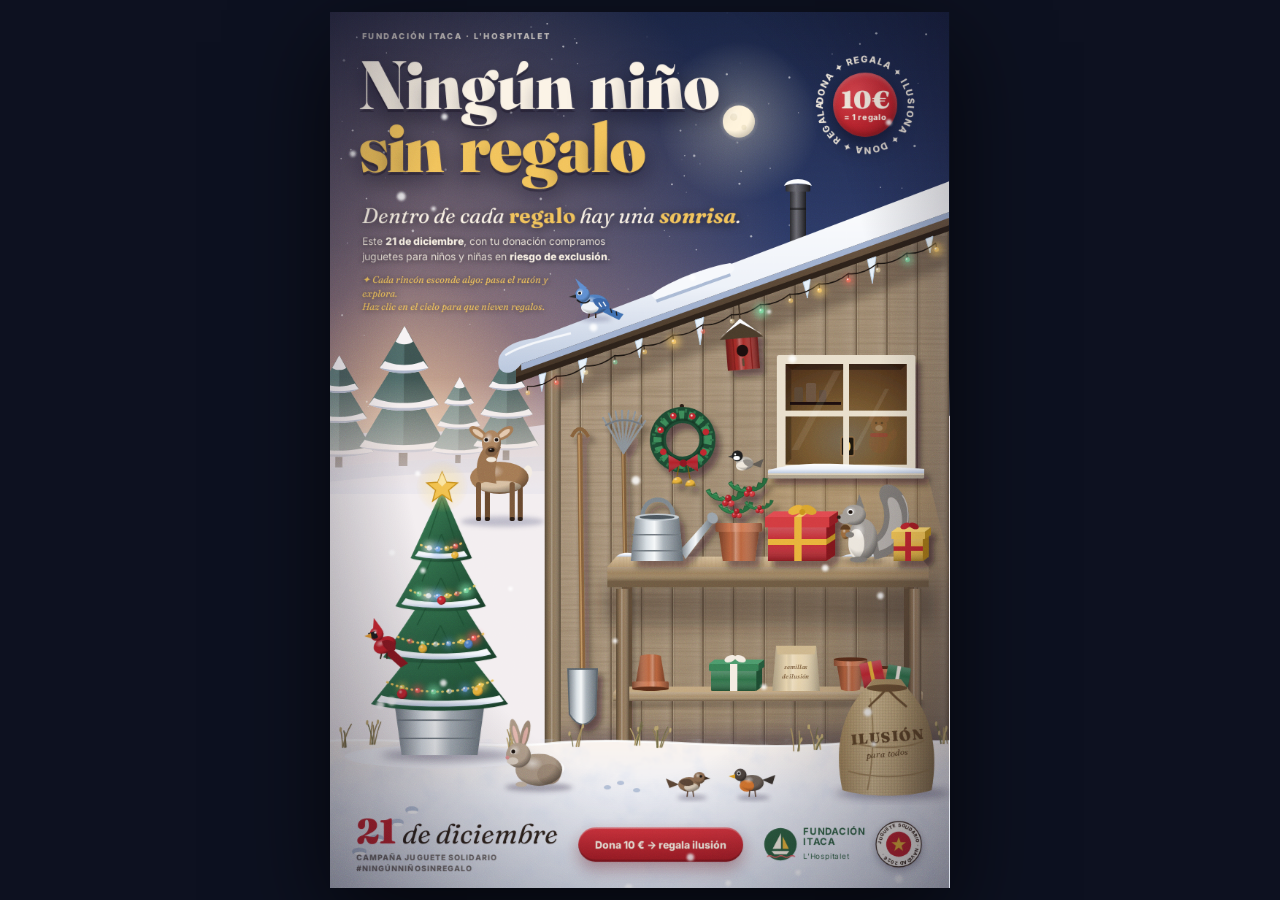
<file: version-svg/index.html>
<!DOCTYPE html>
<html lang="es">
<head>
  <meta charset="UTF-8">
  <meta name="viewport" content="width=device-width, initial-scale=1.0">
  <title>Ningún niño sin regalo · Fundación ITACA</title>
  <link rel="preconnect" href="https://fonts.googleapis.com">
  <link rel="preconnect" href="https://fonts.gstatic.com" crossorigin>
  <link href="https://fonts.googleapis.com/css2?family=Fraunces:ital,opsz,wght@0,9..144,400;0,9..144,700;0,9..144,900;1,9..144,400;1,9..144,600;1,9..144,800&family=Inter:wght@400;600;800&display=swap" rel="stylesheet">
  <link rel="stylesheet" href="style.css">
</head>
<body>

  <!-- =========================================================
       DEFINICIONES SVG COMPARTIDAS
       (degradados de volumen, texturas, sombras y símbolos)
       ========================================================= -->
  <svg class="defs" width="0" height="0" aria-hidden="true">
    <defs>
      <!-- Cielo de atardecer -->
      <linearGradient id="gSky" x1="0" y1="0" x2="0" y2="1">
        <stop offset="0" stop-color="#141d38"/>
        <stop offset=".3" stop-color="#2d3b68"/>
        <stop offset=".52" stop-color="#6f6c98"/>
        <stop offset=".68" stop-color="#c99598"/>
        <stop offset=".8" stop-color="#f1bf9a"/>
        <stop offset="1" stop-color="#f6dcc0"/>
      </linearGradient>
      <radialGradient id="gSunset" cx="0.2" cy="0.52" r="0.55">
        <stop offset="0" stop-color="#ffd9a0" stop-opacity=".9"/>
        <stop offset=".35" stop-color="#ffb07a" stop-opacity=".35"/>
        <stop offset="1" stop-color="#ffb07a" stop-opacity="0"/>
      </radialGradient>
      <linearGradient id="gFog" x1="0" y1="0" x2="0" y2="1">
        <stop offset="0" stop-color="#f3e2d6" stop-opacity="0"/>
        <stop offset=".6" stop-color="#eedfd8" stop-opacity=".55"/>
        <stop offset="1" stop-color="#e9e6ee" stop-opacity=".8"/>
      </linearGradient>

      <!-- Nieve -->
      <linearGradient id="gSnowGround" x1="0" y1="0" x2="0" y2="1">
        <stop offset="0" stop-color="#fbf4ee"/>
        <stop offset=".25" stop-color="#eef0f7"/>
        <stop offset="1" stop-color="#d2dbea"/>
      </linearGradient>
      <linearGradient id="gSnowTop" x1="0" y1="0" x2="0" y2="1">
        <stop offset="0" stop-color="#ffffff"/>
        <stop offset=".55" stop-color="#eef2f9"/>
        <stop offset="1" stop-color="#b9c7de"/>
      </linearGradient>
      <linearGradient id="gHillFar" x1="0" y1="0" x2="0" y2="1">
        <stop offset="0" stop-color="#d9d2df"/>
        <stop offset="1" stop-color="#eee6ea"/>
      </linearGradient>

      <!-- Madera -->
      <linearGradient id="gWall" x1="0" y1="0" x2="1" y2="1">
        <stop offset="0" stop-color="#b59f84"/>
        <stop offset=".6" stop-color="#9f8a70"/>
        <stop offset="1" stop-color="#7f6d58"/>
      </linearGradient>
      <linearGradient id="gPlankShade" x1="0" y1="0" x2="1" y2="0">
        <stop offset="0" stop-color="#000" stop-opacity=".16"/>
        <stop offset=".15" stop-color="#000" stop-opacity="0"/>
        <stop offset=".85" stop-color="#fff" stop-opacity=".06"/>
        <stop offset="1" stop-color="#000" stop-opacity=".12"/>
      </linearGradient>
      <pattern id="pPlanks" width="42" height="40" patternUnits="userSpaceOnUse" x="300">
        <rect width="42" height="40" fill="url(#gPlankShade)"/>
        <rect width="2" height="40" fill="#6e5c48"/>
        <rect x="2" width="1" height="40" fill="#d6c4a6" opacity=".35"/>
      </pattern>
      <linearGradient id="gBenchTop" x1="0" y1="0" x2="0" y2="1">
        <stop offset="0" stop-color="#d9c29e"/>
        <stop offset="1" stop-color="#b79b74"/>
      </linearGradient>
      <linearGradient id="gRoof" x1="0" y1="0" x2="0" y2="1">
        <stop offset="0" stop-color="#6d5843"/>
        <stop offset="1" stop-color="#3f3124"/>
      </linearGradient>

      <!-- Superposiciones de volumen reutilizables -->
      <linearGradient id="gCyl" x1="0" y1="0" x2="1" y2="0">
        <stop offset="0" stop-color="#000" stop-opacity=".38"/>
        <stop offset=".3" stop-color="#000" stop-opacity="0"/>
        <stop offset=".42" stop-color="#fff" stop-opacity=".28"/>
        <stop offset=".55" stop-color="#fff" stop-opacity="0"/>
        <stop offset="1" stop-color="#000" stop-opacity=".42"/>
      </linearGradient>
      <radialGradient id="gSphere" cx=".36" cy=".3" r=".75">
        <stop offset="0" stop-color="#fff" stop-opacity=".55"/>
        <stop offset=".3" stop-color="#fff" stop-opacity="0"/>
        <stop offset=".65" stop-color="#000" stop-opacity="0"/>
        <stop offset="1" stop-color="#000" stop-opacity=".42"/>
      </radialGradient>
      <linearGradient id="gTopLit" x1="0" y1="0" x2="0" y2="1">
        <stop offset="0" stop-color="#fff" stop-opacity=".22"/>
        <stop offset=".45" stop-color="#fff" stop-opacity="0"/>
        <stop offset="1" stop-color="#000" stop-opacity=".3"/>
      </linearGradient>
      <linearGradient id="gMetal" x1="0" y1="0" x2="1" y2="0">
        <stop offset="0" stop-color="#6f7880"/>
        <stop offset=".3" stop-color="#d9e0e5"/>
        <stop offset=".45" stop-color="#f6f8f9"/>
        <stop offset=".62" stop-color="#a9b2b9"/>
        <stop offset="1" stop-color="#5f6870"/>
      </linearGradient>
      <linearGradient id="gPipe" x1="0" y1="0" x2="1" y2="0">
        <stop offset="0" stop-color="#2a2a2e"/>
        <stop offset=".4" stop-color="#6a6a72"/>
        <stop offset="1" stop-color="#1c1c20"/>
      </linearGradient>
      <linearGradient id="gTree" x1="0" y1="0" x2="1" y2="1">
        <stop offset="0" stop-color="#3f8a5c"/>
        <stop offset=".55" stop-color="#2a6142"/>
        <stop offset="1" stop-color="#173b27"/>
      </linearGradient>
      <linearGradient id="gBurlap" x1="0" y1="0" x2="1" y2="0">
        <stop offset="0" stop-color="#9c8158"/>
        <stop offset=".35" stop-color="#d8c095"/>
        <stop offset=".6" stop-color="#c7ad80"/>
        <stop offset="1" stop-color="#86704c"/>
      </linearGradient>
      <pattern id="pBurlap" width="4" height="4" patternUnits="userSpaceOnUse">
        <path d="M0,1 H4 M1,0 V4" stroke="#6b5534" stroke-width=".6" opacity=".35"/>
      </pattern>

      <!-- Luces -->
      <radialGradient id="gWarm" cx=".5" cy=".75" r=".85">
        <stop offset="0" stop-color="#fff0c0"/>
        <stop offset=".4" stop-color="#ffbe5c"/>
        <stop offset="1" stop-color="#8a4a1c"/>
      </radialGradient>
      <linearGradient id="gSpill" x1="0" y1="0" x2="0" y2="1">
        <stop offset="0" stop-color="#ffc56b" stop-opacity=".55"/>
        <stop offset="1" stop-color="#ffc56b" stop-opacity="0"/>
      </linearGradient>
      <radialGradient id="gHalo">
        <stop offset="0" stop-color="#fff3b8" stop-opacity="1"/>
        <stop offset="1" stop-color="#ffd45a" stop-opacity="0"/>
      </radialGradient>
      <radialGradient id="gMoonGlow">
        <stop offset="0" stop-color="#fff6e0" stop-opacity=".9"/>
        <stop offset=".25" stop-color="#fff2d4" stop-opacity=".25"/>
        <stop offset="1" stop-color="#fff2d4" stop-opacity="0"/>
      </radialGradient>

      <!-- Filtros -->
      <filter id="fBlur3" x="-50%" y="-50%" width="200%" height="200%"><feGaussianBlur stdDeviation="3"/></filter>
      <filter id="fBlur6" x="-50%" y="-50%" width="200%" height="200%"><feGaussianBlur stdDeviation="6"/></filter>
      <filter id="fBlur12" x="-50%" y="-50%" width="200%" height="200%"><feGaussianBlur stdDeviation="12"/></filter>
      <!-- sombra proyectada sobre la pared: JS mueve dx/dy según la luz del cursor -->
      <filter id="fWall" x="-60%" y="-60%" width="220%" height="220%">
        <feDropShadow id="wallShadowFx" dx="7" dy="9" stdDeviation="4" flood-color="#160f1c" flood-opacity=".45"/>
      </filter>
      <!-- veta de la madera -->
      <filter id="fGrain" x="0" y="0" width="100%" height="100%">
        <feTurbulence type="fractalNoise" baseFrequency="0.006 0.28" numOctaves="3" seed="7"/>
        <feColorMatrix values="0 0 0 0 .22  0 0 0 0 .15  0 0 0 0 .09  1.6 0 0 0 -.62"/>
      </filter>
      <filter id="fGrainH" x="0" y="0" width="100%" height="100%">
        <feTurbulence type="fractalNoise" baseFrequency="0.25 0.008" numOctaves="3" seed="3"/>
        <feColorMatrix values="0 0 0 0 .3  0 0 0 0 .2  0 0 0 0 .1  1.6 0 0 0 -.6"/>
      </filter>
      <!-- textura de nieve -->
      <filter id="fSnowTex" x="0" y="0" width="100%" height="100%">
        <feTurbulence type="fractalNoise" baseFrequency=".035" numOctaves="4" seed="11"/>
        <feColorMatrix values="0 0 0 0 .62  0 0 0 0 .7  0 0 0 0 .86  1.4 0 0 0 -.7"/>
      </filter>

      <clipPath id="cWall"><polygon points="300,480 848,290 848,1060 300,1060"/></clipPath>
      <clipPath id="cBench"><rect x="380" y="744" width="440" height="46"/></clipPath>

      <!-- Pino nevado con volumen -->
      <symbol id="pine" viewBox="0 0 100 160">
        <rect x="45" y="132" width="10" height="28" fill="#4a3a2c"/>
        <path d="M50,0 L78,48 L64,48 L90,90 L72,90 L100,138 L0,138 L28,90 L10,90 L36,48 L22,48Z" fill="currentColor"/>
        <path d="M50,0 L78,48 L64,48 L90,90 L72,90 L100,138 L50,138Z" fill="#000" opacity=".22"/>
        <path d="M50,0 L60,18 C55,22 45,22 40,18Z M22,48 C38,56 62,56 78,48 L72,40 C60,46 40,46 28,40Z M10,90 C34,99 66,99 90,90 L84,82 C64,90 36,90 16,82Z M0,138 C30,147 70,147 100,138 L94,130 C70,138 30,138 6,130Z" fill="#f6f2f4"/>
        <path d="M22,48 C38,56 62,56 78,48 C62,52 38,52 22,48Z M10,90 C34,99 66,99 90,90 C66,95 34,95 10,90Z M0,138 C30,147 70,147 100,138 C70,143 30,143 0,138Z" fill="#a9b3cc"/>
      </symbol>

      <!-- Acebo -->
      <symbol id="holly" viewBox="-50 -40 100 80">
        <path d="M0,0 L-10,-10 L-18,-6 L-24,-18 L-34,-14 L-38,-26 L-46,-22 C-40,-10 -26,2 0,0Z" fill="#2f7d4a" stroke="#1d5531" stroke-width="1.5"/>
        <path d="M0,0 L-24,-14 L-46,-22" stroke="#7fc493" stroke-width="1.2" fill="none" opacity=".6"/>
        <path d="M0,0 L10,-12 L18,-8 L22,-20 L32,-18 L34,-30 L44,-28 C40,-14 26,0 0,0Z" fill="#256b3d" stroke="#1d5531" stroke-width="1.5"/>
        <circle cx="-5" cy="4" r="7" fill="#c0262f"/>
        <circle cx="7" cy="5" r="7" fill="#d23a40"/>
        <circle cx="1" cy="-6" r="7" fill="#b01f28"/>
        <circle cx="-5" cy="4" r="7" fill="url(#gSphere)"/>
        <circle cx="7" cy="5" r="7" fill="url(#gSphere)"/>
        <circle cx="1" cy="-6" r="7" fill="url(#gSphere)"/>
      </symbol>

      <!-- Maceta de barro cilíndrica -->
      <symbol id="pot" viewBox="0 0 50 50">
        <path d="M5,12 L45,12 L39,48 C30,51 20,51 11,48Z" fill="#b9643e"/>
        <path d="M5,12 L45,12 L39,48 C30,51 20,51 11,48Z" fill="url(#gCyl)"/>
        <rect x="0" y="2" width="50" height="11" rx="2" fill="#cc7650"/>
        <rect x="0" y="2" width="50" height="11" rx="2" fill="url(#gCyl)"/>
        <ellipse cx="25" cy="3" rx="25" ry="3" fill="#5a2d18"/>
      </symbol>
    </defs>
  </svg>

  <main class="viewport">
    <div class="poster-wrap" id="posterWrap">
      <section class="poster" id="poster" aria-label="Cartel interactivo: Ningún niño sin regalo. 21 de diciembre, Fundación ITACA">

        <div class="stage">
          <div class="world" id="world">

            <!-- ================== PLANO 1 · CIELO (muy lejos) ================== -->
            <svg class="plane" data-z="-420" viewBox="0 0 848 1200" aria-hidden="true">
              <rect x="-100" y="-100" width="1048" height="1400" fill="url(#gSky)"/>
              <rect x="-100" y="-100" width="1048" height="1400" fill="url(#gSunset)"/>
              <g id="stars"></g>
              <g id="flock"></g>
              <line id="shootingStar" x1="0" y1="0" x2="70" y2="22" stroke="#fff" stroke-width="2" stroke-linecap="round" opacity="0"/>
              <!-- Luna -->
              <g class="react" data-react="moon">
                <circle class="hit" cx="560" cy="150" r="40"/>
                <g class="inner" id="moon" style="transform-origin:560px 150px">
                  <circle id="moonGlow" cx="560" cy="150" r="110" fill="url(#gMoonGlow)"/>
                  <circle cx="560" cy="150" r="22" fill="#fff4dc"/>
                  <circle cx="553" cy="144" r="5" fill="#eadcbc" opacity=".7"/>
                  <circle cx="567" cy="158" r="3.5" fill="#eadcbc" opacity=".6"/>
                  <circle cx="560" cy="150" r="22" fill="url(#gSphere)" opacity=".5"/>
                </g>
              </g>
            </svg>

            <!-- Nieve lejana (pequeña y lenta) -->
            <canvas class="plane snow-far" id="snowFar" data-z="-300" width="848" height="1200" aria-hidden="true"></canvas>

            <!-- ================== PLANO 2 · FONDO ================== -->
            <svg class="plane plane--back" data-z="-200" viewBox="0 0 848 1200" aria-hidden="true">
              <path d="M-100,600 C40,560 160,585 290,566 C420,548 560,575 700,556 C800,545 880,560 948,552 L948,1300 L-100,1300Z" fill="url(#gHillFar)"/>
              <path d="M-100,640 C120,598 260,620 420,600 C560,585 700,612 948,590 L948,1300 L-100,1300Z" fill="#f3eef0"/>
              <path d="M-100,640 C120,598 260,620 420,600 C560,585 700,612 948,590 L948,612 C700,630 560,604 420,620 C260,640 120,616 -100,660Z" fill="#cfd3e3"/>

              <!-- pinos: cada uno se sacude la nieve -->
              <g class="react" data-react="pine" data-cx="12" data-cy="470">
                <rect class="hit" x="-36" y="470" width="96" height="154"/>
                <g class="inner" style="transform-origin:12px 624px"><g class="sway" style="transform-origin:12px 624px"><use href="#pine" x="-36" y="470" width="96" height="154" style="color:#5f7d7a"/></g></g>
              </g>
              <g class="react" data-react="pine" data-cx="100" data-cy="430">
                <rect class="hit" x="40" y="430" width="120" height="192"/>
                <g class="inner" style="transform-origin:100px 622px"><g class="sway" style="transform-origin:100px 622px"><use href="#pine" x="40" y="430" width="120" height="192" style="color:#4c6b68"/></g></g>
              </g>
              <g class="react" data-react="pine" data-cx="175" data-cy="500">
                <rect class="hit" x="138" y="500" width="74" height="118"/>
                <g class="inner" style="transform-origin:175px 618px"><g class="sway" style="transform-origin:175px 618px"><use href="#pine" x="138" y="500" width="74" height="118" style="color:#6c8783"/></g></g>
              </g>
              <g class="react" data-react="pine" data-cx="241" data-cy="470">
                <rect class="hit" x="196" y="470" width="90" height="144"/>
                <g class="inner" style="transform-origin:241px 614px"><g class="sway" style="transform-origin:241px 614px"><use href="#pine" x="196" y="470" width="90" height="144" style="color:#557370"/></g></g>
              </g>

              <!-- niebla de profundidad -->
              <rect x="-100" y="500" width="1048" height="160" fill="url(#gFog)"/>
              <!-- Ciervo: pasea, pasta y mira (comportamiento en JS) -->
              <g id="deerWalk">
                <ellipse class="cast" data-h="1" cx="232" cy="698" rx="54" ry="7" fill="#5b5f86" opacity=".35" filter="url(#fBlur3)"/>
                <g id="deerFlip" style="transform-origin:234px 660px">
                  <g class="react" data-react="deer">
                    <rect class="hit" x="176" y="550" width="110" height="152"/>
                    <g class="inner" id="deerBody" style="transform-origin:234px 696px">
                      <g id="deerTail" style="transform-origin:268px 626px">
                        <ellipse cx="271" cy="630" rx="6" ry="9" fill="#f4ece2"/>
                      </g>
                        <g class="deer-leg" style="transform-origin:215px 648px"><rect x="212" y="646" width="7" height="50" rx="3" fill="#6a472b"/><rect x="212" y="692" width="7" height="5" rx="2" fill="#2a1d16"/></g>
                        <g class="deer-leg" style="transform-origin:260px 644px"><rect x="257" y="642" width="7" height="54" rx="3" fill="#6a472b"/><rect x="257" y="692" width="7" height="5" rx="2" fill="#2a1d16"/></g>
                      <ellipse cx="232" cy="638" rx="40" ry="22" fill="#a8794f"/>
                      <ellipse cx="232" cy="650" rx="30" ry="8" fill="#d9bf9e"/>
                      <ellipse cx="232" cy="638" rx="40" ry="22" fill="url(#gSphere)"/>
                        <g class="deer-leg" style="transform-origin:203px 646px"><rect x="200" y="644" width="7" height="52" rx="3" fill="#7b5535"/><rect x="200" y="692" width="7" height="5" rx="2" fill="#2a1d16"/></g>
                        <g class="deer-leg" style="transform-origin:249px 646px"><rect x="246" y="644" width="7" height="52" rx="3" fill="#7b5535"/><rect x="246" y="692" width="7" height="5" rx="2" fill="#2a1d16"/></g>
                      <g id="deerNeck" style="transform-origin:226px 644px">
                        <path d="M204,642 C196,620 206,600 216,592 L234,596 C228,612 224,628 228,646Z" fill="#9c6f48"/>
                      <g id="deerHead" style="transform-origin:222px 612px">
                        <g id="deerEars" style="transform-origin:221px 584px">
                          <ellipse cx="203" cy="577" rx="7" ry="14" transform="rotate(-55 203 577)" fill="#a8794f"/>
                          <ellipse cx="203" cy="577" rx="3.5" ry="9" transform="rotate(-55 203 577)" fill="#e6c9ab"/>
                          <ellipse cx="239" cy="577" rx="7" ry="14" transform="rotate(55 239 577)" fill="#a8794f"/>
                          <ellipse cx="239" cy="577" rx="3.5" ry="9" transform="rotate(55 239 577)" fill="#e6c9ab"/>
                        </g>
                        <ellipse cx="221" cy="590" rx="13" ry="17" fill="#b0825a"/>
                        <ellipse cx="221" cy="590" rx="13" ry="17" fill="url(#gSphere)"/>
                        <ellipse cx="221" cy="602" rx="8" ry="7" fill="#7f5a3b"/>
                        <ellipse cx="221" cy="600" rx="4.5" ry="3" fill="#1d140f"/>
                        <ellipse cx="220" cy="599" rx="1.5" ry="1" fill="#fff" opacity=".6"/>
                        <ellipse cx="221" cy="613" rx="7" ry="3.5" fill="#f1e6d6"/>
                        <circle cx="214" cy="586" r="3.6" fill="#f4ece2"/>
                        <circle cx="228" cy="586" r="3.6" fill="#f4ece2"/>
                        <circle class="pupil" data-max="1.3" cx="214" cy="586" r="2.5" fill="#1d140f"/>
                        <circle class="pupil" data-max="1.3" cx="228" cy="586" r="2.5" fill="#1d140f"/>
                        <g id="deerLids" fill="#9c6f48" style="transform-origin:221px 582px; transform:scaleY(0)">
                          <rect x="210" y="582" width="8" height="8" rx="3"/><rect x="224" y="582" width="8" height="8" rx="3"/>
                        </g>
                      </g>
                      </g>
                    </g>
                  </g>
                </g>
              </g>

              <!-- Zorro: cruza el bosque de vez en cuando (sale de detrás de la caseta) -->
              <g id="fox" style="transform:translate(1000px, 654px)">
                <g class="react" data-react="fox">
                  <rect class="hit" x="-52" y="-46" width="122" height="52"/>
                  <g class="inner" id="foxBody">
                    <ellipse cx="2" cy="2" rx="36" ry="4" fill="#5b5f86" opacity=".35" filter="url(#fBlur3)"/>
                    <g id="foxTail" style="transform-origin:22px -14px">
                      <path d="M20,-16 C40,-26 60,-16 66,-4 C54,-8 40,-6 22,-8Z" fill="#c95f24"/>
                      <path d="M20,-16 C40,-26 60,-16 66,-4 C54,-8 40,-6 22,-8Z" fill="url(#gSphere)" opacity=".6"/>
                      <path d="M58,-9 C62,-7 66,-4 66,-4 C61,-3 56,-4 53,-6Z" fill="#fff"/>
                    </g>
                    <g class="fox-leg" style="transform-origin:16px -8px"><rect x="13" y="-8" width="5" height="10" rx="2" fill="#2a1a12"/></g>
                    <g class="fox-leg" style="transform-origin:-12px -8px"><rect x="-15" y="-8" width="5" height="10" rx="2" fill="#2a1a12"/></g>
                    <ellipse cx="0" cy="-15" rx="26" ry="11" fill="#d2672a"/>
                    <ellipse cx="-3" cy="-9" rx="18" ry="5" fill="#f1d9c2"/>
                    <ellipse cx="0" cy="-15" rx="26" ry="11" fill="url(#gSphere)"/>
                    <g class="fox-leg" style="transform-origin:22px -8px"><rect x="19" y="-8" width="5" height="10" rx="2" fill="#3a2418"/></g>
                    <g class="fox-leg" style="transform-origin:-6px -8px"><rect x="-9" y="-8" width="5" height="10" rx="2" fill="#3a2418"/></g>
                    <g id="foxHead" style="transform-origin:-20px -18px">
                      <path d="M-28,-32 L-31,-44 L-22,-34Z M-20,-33 L-15,-44 L-13,-31Z" fill="#a8461a"/>
                      <path d="M-18,-22 C-20,-34 -32,-34 -34,-24 L-46,-16 C-40,-11 -30,-10 -22,-12 C-17,-15 -16,-18 -18,-22Z" fill="#d2672a"/>
                      <path d="M-34,-22 L-46,-16 C-40,-11 -30,-10 -22,-13 C-28,-14 -32,-17 -34,-22Z" fill="#f4e6d8"/>
                      <circle cx="-46" cy="-16" r="2.2" fill="#1a110c"/>
                      <circle cx="-29" cy="-25" r="1.8" fill="#1a110c"/>
                    </g>
                  </g>
                </g>
              </g>

            </svg>

            <!-- ================== PLANO 3 · CASETA Y BANCO ================== -->
            <svg class="plane" data-z="0" viewBox="0 0 848 1200" aria-hidden="true">

              <!-- Pared con tablones y veta -->
              <polygon points="300,480 848,290 848,1060 300,1060" fill="url(#gWall)"/>
              <g clip-path="url(#cWall)">
                <rect x="300" y="280" width="548" height="780" fill="url(#pPlanks)"/>
                <rect x="300" y="280" width="548" height="780" filter="url(#fGrain)" opacity=".5"/>
                <polygon points="300,488 848,298 848,350 300,540" fill="#120b10" opacity=".28" filter="url(#fBlur6)"/>
                <!-- oclusión bajo el banco y en la base -->
                <rect x="372" y="782" width="456" height="60" fill="#120b10" opacity=".3" filter="url(#fBlur12)"/>
                <rect x="300" y="985" width="548" height="80" fill="#2a2440" opacity=".35" filter="url(#fBlur12)"/>
                <!-- reflejo cálido de la ventana -->
                <polygon id="winSpill" points="600,640 820,640 860,800 560,800" fill="url(#gSpill)" opacity=".35"/>
              </g>
              <rect x="294" y="468" width="22" height="592" fill="#8a7458"/>
              <rect x="294" y="468" width="22" height="592" fill="url(#gCyl)"/>

              <!-- Chimenea de estufa -->
              <g class="react" data-react="chimney">
                <rect class="hit" x="616" y="226" width="52" height="96"/>
                <g class="inner" id="chimney" style="transform-origin:641px 318px">
                  <rect x="630" y="244" width="22" height="78" fill="url(#gPipe)"/>
                  <rect x="630" y="268" width="22" height="3" fill="#111" opacity=".5"/>
                  <rect x="624" y="236" width="34" height="10" rx="2" fill="url(#gPipe)"/>
                  <path d="M622,238 C626,226 656,226 660,238 C650,234 632,234 622,238Z" fill="#fbfcfe"/>
                </g>
              </g>

              <!-- Tejado con grosor -->
              <polygon points="255,478 848,270 848,300 255,508" fill="url(#gRoof)"/>
              <polygon points="255,500 848,292 848,300 255,508" fill="#2c2119"/>
              <path d="M232,488 C224,466 248,450 280,447 L848,232 L848,274 L262,482 C252,496 238,498 232,488Z" fill="url(#gSnowTop)"/>
              <path d="M262,482 L848,274 L848,282 L262,491Z" fill="#9fb0cf"/>
              <path d="M240,470 C262,456 300,448 330,440" stroke="#fff" stroke-width="3" fill="none" opacity=".8"/>

              <!-- placa de nieve que resbala -->
              <g class="react" data-react="roofSnow">
                <rect class="hit" x="430" y="330" width="130" height="60" transform="rotate(-20 495 360)"/>
                <g class="inner" id="roofSlab" style="transform-origin:490px 380px">
                  <path d="M440,388 C458,370 520,348 548,344 C556,346 556,354 548,358 L446,394Z" fill="#f6f8fc"/>
                  <path d="M446,394 L548,358 L549,362 L448,398Z" fill="#a9b9d4"/>
                </g>
              </g>

              <!-- Alero: carámbanos y guirnalda de luces -->
              <g class="react" data-react="eave">
                <polygon class="hit" points="255,500 848,292 848,346 255,546"/>
                <g class="inner">
                  <g id="icicles" fill="#e8f2fb" stroke="#b9cfe4" stroke-width="1">
                    <path d="M286,497 L296,494 L290,520Z"/><path d="M340,478 L352,474 L346,508Z"/>
                    <path d="M418,451 L428,447 L424,474Z"/><path d="M500,422 L512,418 L507,456Z"/>
                    <path d="M648,370 L658,366 L654,392Z"/><path d="M736,339 L748,335 L743,372Z"/>
                    <path d="M816,311 L826,307 L822,330Z"/>
                  </g>
                  <g id="eaveLights"></g>
                </g>
              </g>

              <!-- Casita de pájaros (proyecta sombra en la pared) -->
              <g class="react" data-react="birdhouse" filter="url(#fWall)">
                <rect class="hit" x="526" y="400" width="68" height="96"/>
                <g class="inner">
                  <g id="bhSwing" style="transform-origin:560px 401px">
                    <line x1="560" y1="401" x2="560" y2="428" stroke="#3a2e22" stroke-width="2"/>
                    <rect x="538" y="444" width="44" height="46" fill="#a52c28"/>
                    <rect x="538" y="444" width="44" height="46" fill="url(#gCyl)"/>
                    <path d="M548,444 L548,490 M572,444 L572,490" stroke="#7d1f1c" stroke-width="1.5"/>
                    <circle cx="560" cy="464" r="8" fill="#1a110c"/>
                    <g id="bhPeek" style="transform-origin:560px 472px">
                      <circle cx="560" cy="463" r="7" fill="#222"/>
                      <ellipse cx="557" cy="466" rx="4" ry="2.6" fill="#fff"/>
                      <path d="M553,462 L547,464 L553,466Z" fill="#333"/>
                      <circle cx="556" cy="461" r="1.2" fill="#fff"/>
                    </g>
                    <line x1="560" y1="476" x2="560" y2="484" stroke="#5a4636" stroke-width="3" stroke-linecap="round"/>
                    <path d="M530,447 L560,422 L590,447Z" fill="#4a3a2c"/>
                    <path d="M532,444 L560,420 L588,444 L584,440 L560,426 L536,440Z" fill="#fbfcfe"/>
                  </g>
                </g>
              </g>

              <!-- Arrendajo azul sobre la nieve -->
              <g class="react" data-react="jay">
                <rect class="hit" x="320" y="356" width="88" height="66"/>
                <g class="inner" id="jay" style="transform-origin:362px 418px">
                  <ellipse cx="364" cy="420" rx="22" ry="4" fill="#5b5f86" opacity=".4" filter="url(#fBlur3)"/>
                  <path d="M374,402 L402,414 L396,422 L372,410Z" fill="#3f6fb1"/>
                  <path d="M384,406 L386,412 M392,410 L393,416" stroke="#1d1d1d" stroke-width="1.5"/>
                  <line x1="356" y1="410" x2="354" y2="419" stroke="#3a2a1e" stroke-width="2"/>
                  <line x1="364" y1="410" x2="364" y2="419" stroke="#3a2a1e" stroke-width="2"/>
                  <ellipse cx="362" cy="400" rx="19" ry="13" fill="#4f7fc2"/>
                  <ellipse cx="356" cy="405" rx="12" ry="8" fill="#eef2f6"/>
                  <ellipse cx="362" cy="400" rx="19" ry="13" fill="url(#gSphere)"/>
                  <path id="jayWing" d="M360,394 C372,388 386,396 382,406 C374,410 362,404 360,394Z" fill="#3a66a8" style="transform-origin:362px 396px"/>
                  <path d="M368,398 L372,404 M374,397 L378,403" stroke="#fff" stroke-width="1.5"/>
                  <circle cx="346" cy="387" r="10" fill="#5d8dd0"/>
                  <circle cx="346" cy="387" r="10" fill="url(#gSphere)"/>
                  <path id="jayCrest" d="M343,380 L336,365 L352,378Z" fill="#5d8dd0" style="transform-origin:346px 380px"/>
                  <path d="M338,394 C344,400 352,400 356,394" fill="none" stroke="#1d1d1d" stroke-width="2"/>
                  <path d="M337,387 L327,390 L337,392Z" fill="#2a2a2a"/>
                  <circle cx="342" cy="385" r="3" fill="#fff"/>
                  <circle class="pupil" data-max="1" cx="342" cy="385" r="2" fill="#111"/>
                </g>
              </g>

              <!-- Ventana con profundidad -->
              <g class="react" data-react="window" filter="url(#fWall)">
                <rect class="hit" x="606" y="466" width="202" height="176"/>
                <g class="inner">
                  <rect x="612" y="470" width="190" height="162" rx="3" fill="#e9dfcc"/>
                  <rect x="624" y="482" width="166" height="138" fill="#2a2018"/>
                  <rect id="winGlow" x="624" y="482" width="166" height="138" fill="url(#gWarm)" opacity=".35"/>
                  <rect x="630" y="534" width="70" height="4" fill="#1a110a"/>
                  <rect x="636" y="514" width="12" height="20" rx="2" fill="#5a4636"/>
                  <rect x="652" y="508" width="14" height="26" rx="2" fill="#6b5240"/>
                  <rect x="670" y="518" width="10" height="16" rx="2" fill="#5a4636"/>
                  <g id="teddy" opacity=".35">
                    <circle cx="752" cy="590" r="14" fill="#8a5630"/>
                    <circle cx="752" cy="566" r="11" fill="#9a6338"/>
                    <circle cx="743" cy="557" r="5" fill="#9a6338"/>
                    <circle cx="761" cy="557" r="5" fill="#9a6338"/>
                    <ellipse cx="752" cy="570" rx="5" ry="4" fill="#e3c3a0"/>
                    <circle cx="748" cy="563" r="1.5" fill="#111"/><circle cx="756" cy="563" r="1.5" fill="#111"/>
                    <rect x="740" y="577" width="24" height="5" rx="2" fill="#c0262f"/>
                    <g id="teddyArm" style="transform-origin:764px 586px">
                      <ellipse cx="770" cy="580" rx="5" ry="9" transform="rotate(35 770 580)" fill="#8a5630"/>
                    </g>
                  </g>
                  <rect x="700" y="582" width="18" height="26" rx="3" fill="#1a120c" stroke="#8a6a45" stroke-width="2"/>
                  <ellipse id="winFlame" cx="709" cy="595" rx="4" ry="7" fill="#ffd36a" style="transform-origin:709px 602px"/>
                  <!-- bisel interior (profundidad) -->
                  <polygon points="624,482 790,482 782,490 632,490" fill="#000" opacity=".35"/>
                  <polygon points="624,482 632,490 632,612 624,620" fill="#000" opacity=".25"/>
                  <rect x="703" y="482" width="8" height="138" fill="#e9dfcc"/>
                  <rect x="624" y="546" width="166" height="8" fill="#e9dfcc"/>
                  <path d="M632,600 L690,492 L700,492 L642,600Z M716,600 L760,516 L766,516 L722,600Z" fill="#fff" opacity=".08"/>
                  <!-- alféizar con nieve -->
                  <rect x="600" y="626" width="214" height="13" rx="2" fill="#d9ccb3"/>
                  <rect x="600" y="634" width="214" height="5" fill="#000" opacity=".2"/>
                  <path d="M600,628 C640,614 700,618 814,626 L814,632 L600,632Z" fill="url(#gSnowTop)"/>
                </g>
              </g>

              <!-- Corona con campanillas -->
              <g class="react" data-react="wreath" filter="url(#fWall)">
                <rect class="hit" x="436" y="532" width="92" height="130"/>
                <g class="inner" id="wreath" style="transform-origin:482px 540px">
                  <line x1="482" y1="540" x2="482" y2="548" stroke="#3a2e22" stroke-width="2"/>
                  <circle cx="482" cy="540" r="3" fill="#2a1d16"/>
                  <circle cx="482" cy="586" r="34" fill="none" stroke="#1d4a30" stroke-width="22"/>
                  <circle cx="482" cy="586" r="34" fill="none" stroke="#3b8a58" stroke-width="12" stroke-dasharray="7 6"/>
                  <circle cx="482" cy="586" r="40" fill="none" stroke="#2f7048" stroke-width="5" stroke-dasharray="3 9"/>
                  <circle cx="482" cy="586" r="28" fill="none" stroke="#123020" stroke-width="3" opacity=".6"/>
                  <g>
                    <circle cx="452" cy="572" r="4.5" fill="#c0262f"/><circle cx="470" cy="553" r="4.5" fill="#c0262f"/><circle cx="496" cy="554" r="4.5" fill="#c0262f"/>
                    <circle cx="514" cy="576" r="4.5" fill="#c0262f"/><circle cx="510" cy="604" r="4.5" fill="#c0262f"/><circle cx="455" cy="602" r="4.5" fill="#c0262f"/>
                    <circle cx="451" cy="571" r="1.5" fill="#fff" opacity=".8"/><circle cx="469" cy="552" r="1.5" fill="#fff" opacity=".8"/><circle cx="495" cy="553" r="1.5" fill="#fff" opacity=".8"/>
                  </g>
                  <path d="M482,618 L462,606 L462,630Z M482,618 L502,606 L502,630Z" fill="#b01f28"/>
                  <path d="M482,618 L462,606 L462,630Z M482,618 L502,606 L502,630Z" fill="url(#gTopLit)"/>
                  <circle cx="482" cy="618" r="5" fill="#8d1820"/>
                  <g id="bells">
                    <g class="bell" style="transform-origin:476px 622px">
                      <line x1="476" y1="622" x2="473" y2="636" stroke="#7a5a12" stroke-width="1.5"/>
                      <path d="M466,646 C466,636 480,632 480,646Z" fill="#e8b23a"/><path d="M466,646 C466,636 480,632 480,646Z" fill="url(#gSphere)"/>
                    </g>
                    <g class="bell" style="transform-origin:488px 622px">
                      <line x1="488" y1="622" x2="491" y2="640" stroke="#7a5a12" stroke-width="1.5"/>
                      <path d="M484,650 C484,640 498,636 498,650Z" fill="#e8b23a"/><path d="M484,650 C484,640 498,636 498,650Z" fill="url(#gSphere)"/>
                    </g>
                  </g>
                </g>
              </g>

              <!-- Rastrillo -->
              <g class="react" data-react="rake" filter="url(#fWall)">
                <rect class="hit" x="370" y="540" width="66" height="220"/>
                <g class="inner" id="rake" style="transform-origin:406px 990px">
                  <line x1="402" y1="600" x2="408" y2="1000" stroke="#7a5a38" stroke-width="6" stroke-linecap="round"/>
                  <line x1="401" y1="600" x2="407" y2="1000" stroke="#b08a5c" stroke-width="2" stroke-linecap="round"/>
                  <g id="rakeTines" stroke="#8a9299" stroke-width="2.5" stroke-linecap="round" style="transform-origin:402px 604px">
                    <line x1="402" y1="604" x2="374" y2="556"/><line x1="402" y1="604" x2="382" y2="550"/>
                    <line x1="402" y1="604" x2="391" y2="547"/><line x1="402" y1="604" x2="400" y2="546"/>
                    <line x1="402" y1="604" x2="409" y2="546"/><line x1="402" y1="604" x2="418" y2="548"/>
                    <line x1="402" y1="604" x2="426" y2="553"/><line x1="402" y1="604" x2="432" y2="560"/>
                    <path d="M378,566 Q402,552 428,566" fill="none" stroke="#6f777e"/>
                  </g>
                </g>
              </g>

              <!-- Pala -->
              <g class="react" data-react="shovel" filter="url(#fWall)">
                <rect class="hit" x="318" y="556" width="54" height="440"/>
                <g class="inner" id="shovel" style="transform-origin:346px 980px">
                  <line x1="342" y1="580" x2="346" y2="905" stroke="#86613a" stroke-width="7" stroke-linecap="round"/>
                  <line x1="341" y1="580" x2="345" y2="905" stroke="#c09564" stroke-width="2" stroke-linecap="round"/>
                  <path d="M331,582 Q342,560 354,582" fill="none" stroke="#86613a" stroke-width="5"/>
                  <path d="M326,900 L366,900 L364,962 Q346,990 328,962Z" fill="url(#gMetal)" stroke="#59626a" stroke-width="2"/>
                </g>
              </g>

              <!-- ===== Banco de trabajo con volumen ===== -->
              <rect x="400" y="780" width="14" height="260" fill="#5e4a36"/>
              <rect x="786" y="780" width="14" height="260" fill="#5e4a36"/>
              <!-- balda inferior (cara superior + frente) -->
              <polygon points="396,924 804,924 812,932 388,932" fill="#c2a780"/>
              <rect x="388" y="932" width="424" height="12" fill="#a88e6c"/>
              <rect x="388" y="932" width="424" height="12" fill="url(#gTopLit)"/>
              <rect x="388" y="944" width="424" height="8" fill="#120b10" opacity=".25" filter="url(#fBlur3)"/>

              <!-- Maceta boca abajo con ratoncito escondido -->
              <g class="react" data-react="mousePot">
                <rect class="hit" x="410" y="868" width="58" height="62"/>
                <g class="inner">
                  <g id="mouse" opacity="0" style="transform-origin:438px 930px">
                    <ellipse cx="440" cy="922" rx="15" ry="9" fill="#8d8a90"/>
                    <circle cx="428" cy="914" r="8" fill="#9a979d"/>
                    <circle cx="424" cy="906" r="5" fill="#b7b3b9"/><circle cx="424" cy="906" r="2.6" fill="#e6b9b0"/>
                    <circle cx="434" cy="905" r="5" fill="#b7b3b9"/><circle cx="434" cy="905" r="2.6" fill="#e6b9b0"/>
                    <circle cx="421" cy="916" r="1.8" fill="#e08a8a"/>
                    <circle cx="426" cy="912" r="1.6" fill="#111"/>
                    <path d="M455,924 C468,926 470,916 476,914" stroke="#b7a0a0" stroke-width="1.5" fill="none"/>
                  </g>
                  <g id="mousePot" style="transform-origin:464px 930px">
                    <use href="#pot" x="414" y="880" width="50" height="50" transform="rotate(180 439 905)"/>
                  </g>
                </g>
              </g>

              <!-- Regalo verde: caja de música -->
              <g class="react" data-react="musicBox">
                <rect class="hit" x="516" y="868" width="82" height="62"/>
                <g class="inner">
                  <g id="musicStar" style="transform-origin:553px 896px" opacity="0">
                    <line x1="553" y1="896" x2="553" y2="880" stroke="#c48a12" stroke-width="2"/>
                    <path d="M553,866 L556,874 L564,875 L558,880 L560,888 L553,884 L546,888 L548,880 L542,875 L550,874Z" fill="#f2c14e"/>
                  </g>
                  <rect x="522" y="902" width="62" height="28" rx="2" fill="#2f7048"/>
                  <polygon points="584,902 592,896 592,924 584,930" fill="#1d4a30"/>
                  <rect x="522" y="902" width="62" height="28" fill="url(#gTopLit)"/>
                  <rect x="548" y="902" width="10" height="28" fill="#f4ece2"/>
                  <g class="lid" style="transform-origin:590px 902px">
                    <polygon points="519,893 587,893 595,887 527,887" fill="#4c9a6c"/>
                    <rect x="519" y="893" width="68" height="10" rx="2" fill="#378055"/>
                    <polygon points="587,893 595,887 595,897 587,903" fill="#24583a"/>
                    <rect x="548" y="893" width="10" height="10" fill="#f4ece2"/>
                    <ellipse cx="548" cy="886" rx="8" ry="4.5" fill="#f4ece2" transform="rotate(-20 548 886)"/>
                    <ellipse cx="562" cy="886" rx="8" ry="4.5" fill="#f4ece2" transform="rotate(20 562 886)"/>
                  </g>
                  <text class="word" x="555" y="868" text-anchor="middle">música</text>
                </g>
              </g>

              <!-- Saquito de semillas de ilusión -->
              <g class="react" data-react="seedBag">
                <rect class="hit" x="602" y="836" width="74" height="96"/>
                <g class="inner" id="seedBag" style="transform-origin:671px 930px">
                  <g id="sprout" style="transform-origin:638px 870px; transform:scale(0)">
                    <path d="M638,870 C638,856 640,848 640,840" stroke="#3a8a4a" stroke-width="2.5" fill="none"/>
                    <path d="M640,846 C628,840 626,832 630,828 C638,830 642,838 640,846Z" fill="#4caf63"/>
                    <path d="M640,842 C650,834 658,834 660,838 C656,846 648,846 640,842Z" fill="#3a9a52"/>
                  </g>
                  <path d="M606,930 L611,868 L666,868 L671,930Z" fill="#e6d3ad"/>
                  <path d="M606,930 L611,868 L666,868 L671,930Z" fill="url(#gCyl)" opacity=".7"/>
                  <path d="M611,868 L666,868 L664,880 L613,880Z" fill="#cdb68c"/>
                  <text x="638" y="900" text-anchor="middle" class="bag-label">semillas</text>
                  <text x="638" y="913" text-anchor="middle" class="bag-label">de ilusión</text>
                </g>
              </g>

              <!-- Macetas que tintinean -->
              <g class="react" data-react="pots">
                <rect class="hit" x="686" y="880" width="96" height="52"/>
                <g class="inner">
                  <use class="pot" href="#pot" x="690" y="884" width="46" height="46" style="transform-origin:713px 930px"/>
                  <use class="pot" href="#pot" x="740" y="896" width="34" height="34" style="transform-origin:757px 930px"/>
                </g>
              </g>

              <!-- tablero del banco (cara superior visible) -->
              <polygon points="392,746 808,746 820,760 380,760" fill="url(#gBenchTop)"/>
              <rect x="380" y="744" width="440" height="46" filter="url(#fGrainH)" opacity=".35" clip-path="url(#cBench)"/>
              <rect x="380" y="760" width="440" height="20" fill="#9a7f5c"/>
              <rect x="380" y="760" width="440" height="20" fill="url(#gTopLit)"/>
              <rect x="380" y="780" width="440" height="8" fill="#6e5a42"/>
              <path d="M392,746 C400,738 416,740 426,746Z M700,746 C720,739 745,740 760,746Z" fill="url(#gSnowTop)"/>
              <rect x="392" y="790" width="18" height="250" fill="#8d7254"/>
              <rect x="392" y="790" width="18" height="250" fill="url(#gCyl)"/>
              <rect x="792" y="790" width="18" height="250" fill="#8d7254"/>
              <rect x="792" y="790" width="18" height="250" fill="url(#gCyl)"/>

              <!-- Regadera -->
              <g class="react" data-react="can" filter="url(#fWall)">
                <rect class="hit" x="404" y="660" width="130" height="94"/>
                <g class="inner" id="can" style="transform-origin:484px 752px">
                  <path d="M428,692 C428,660 470,660 470,692" fill="none" stroke="#7d868d" stroke-width="6"/>
                  <path d="M480,737 L520,692 L527,697 L487,749Z" fill="url(#gMetal)"/>
                  <ellipse cx="524" cy="693" rx="7" ry="8" fill="#9aa3aa" transform="rotate(-40 524 693)"/>
                  <path d="M418,692 L478,692 L484,752 L412,752Z" fill="url(#gMetal)"/>
                  <ellipse cx="448" cy="692" rx="30" ry="5" fill="#c6ced4"/>
                  <ellipse cx="448" cy="692" rx="24" ry="3" fill="#4b545b"/>
                  <line x1="414" y1="716" x2="481" y2="716" stroke="#6f787f" stroke-width="2"/>
                  <line x1="413" y1="738" x2="483" y2="738" stroke="#6f787f" stroke-width="2"/>
                </g>
              </g>

              <!-- Maceta con acebo -->
              <g class="react" data-react="holly" filter="url(#fWall)">
                <rect class="hit" x="512" y="640" width="96" height="112"/>
                <g class="inner">
                  <path d="M532,708 L588,708 L582,752 L538,752Z" fill="#b9643e"/>
                  <path d="M532,708 L588,708 L582,752 L538,752Z" fill="url(#gCyl)"/>
                  <rect x="528" y="700" width="64" height="12" rx="2" fill="#cc7650"/>
                  <rect x="528" y="700" width="64" height="12" rx="2" fill="url(#gCyl)"/>
                  <g id="hollyLeaves" style="transform-origin:560px 704px">
                    <use href="#holly" x="512" y="644" width="66" height="52"/>
                    <use href="#holly" x="546" y="634" width="60" height="48"/>
                    <use href="#holly" x="530" y="666" width="54" height="42"/>
                    <use href="#holly" x="566" y="664" width="44" height="35"/>
                  </g>
                </g>
              </g>

              <!-- Carbonero -->
              <g class="react" data-react="chickadee">
                <rect class="hit" x="540" y="592" width="60" height="44"/>
                <g class="inner" id="chickadee" style="transform-origin:566px 632px">
                  <path d="M577,620 L594,612 L590,624Z" fill="#5f5a53"/>
                  <ellipse cx="568" cy="618" rx="12" ry="9" fill="#b8b2a8"/>
                  <ellipse cx="564" cy="622" rx="8" ry="6" fill="#efe8dc"/>
                  <ellipse cx="568" cy="618" rx="12" ry="9" fill="url(#gSphere)"/>
                  <g id="chickHead" style="transform-origin:560px 614px">
                    <circle cx="558" cy="608" r="7.5" fill="#1d1d1d"/>
                    <ellipse cx="557" cy="611" rx="4.5" ry="3" fill="#fff"/>
                    <path d="M551,607 L545,609 L551,611Z" fill="#333"/>
                    <circle class="pupil" data-max=".8" cx="555" cy="606" r="1.4" fill="#fff"/>
                  </g>
                  <path d="M566,614 C574,610 582,616 578,622 C572,624 566,620 566,614Z" fill="#8f8a83"/>
                </g>
              </g>

              <!-- Regalo grande 3D con sorpresa de muelle -->
              <g class="react" data-react="jackGift" filter="url(#fWall)">
                <rect class="hit" x="594" y="650" width="104" height="104"/>
                <g class="inner">
                  <g id="jack" style="transform-origin:640px 708px; transform:scaleY(0)">
                    <path d="M640,708 l-8,-6 l16,-6 l-16,-6 l16,-6 l-16,-6 l16,-6 l-8,-4" stroke="#9aa3aa" stroke-width="2.5" fill="none"/>
                    <path d="M640,642 L646,656 L661,657 L649,666 L653,681 L640,672 L627,681 L631,666 L619,657 L634,656Z" fill="#f2c14e" stroke="#c48a12" stroke-width="1.5"/>
                    <circle cx="636" cy="662" r="1.6" fill="#3a2a1e"/><circle cx="644" cy="662" r="1.6" fill="#3a2a1e"/>
                    <path d="M636,667 Q640,671 644,667" stroke="#3a2a1e" stroke-width="1.4" fill="none"/>
                  </g>
                  <rect x="600" y="704" width="80" height="48" fill="#c0262f"/>
                  <polygon points="680,704 692,696 692,744 680,752" fill="#7f141b"/>
                  <rect x="600" y="704" width="80" height="48" fill="url(#gTopLit)"/>
                  <rect x="636" y="704" width="10" height="48" fill="#e8b23a"/>
                  <polygon points="680,722 692,714 692,722 680,730" fill="#b78a22"/>
                  <rect x="600" y="722" width="80" height="8" fill="#e8b23a"/>
                  <g class="lid" style="transform-origin:696px 706px">
                    <polygon points="596,692 684,692 696,684 608,684" fill="#e04a50"/>
                    <polygon points="636,692 646,692 658,684 648,684" fill="#f2c860"/>
                    <rect x="596" y="692" width="88" height="14" rx="1" fill="#d23a40"/>
                    <polygon points="684,692 696,684 696,698 684,706" fill="#8f1a22"/>
                    <rect x="636" y="692" width="10" height="14" fill="#e8b23a"/>
                    <ellipse cx="638" cy="682" rx="11" ry="6" fill="#e8b23a" transform="rotate(-22 638 682)"/>
                    <ellipse cx="656" cy="682" rx="11" ry="6" fill="#d9a52e" transform="rotate(22 656 682)"/>
                    <circle cx="647" cy="685" r="4" fill="#c9921f"/>
                  </g>
                  <text class="word" x="645" y="636" text-anchor="middle">ilusión</text>
                </g>
              </g>

              <!-- Ardilla -->
              <g class="react" data-react="squirrel">
                <rect class="hit" x="690" y="636" width="80" height="118"/>
                <g class="inner">
                  <ellipse cx="730" cy="752" rx="30" ry="4" fill="#120b10" opacity=".35" filter="url(#fBlur3)"/>
                  <g id="sqTail" style="transform-origin:748px 748px">
                    <path d="M746,750 C792,744 804,692 784,660 C772,640 746,644 754,668 C764,688 760,714 740,724Z" fill="#7d7975"/>
                    <path d="M752,738 C784,730 790,696 778,672 C772,662 762,662 764,674 C770,692 766,716 750,726Z" fill="#b2ada8"/>
                    <path d="M784,662 C794,676 794,700 786,716" stroke="#d9d4cf" stroke-width="1.5" fill="none" opacity=".7"/>
                  </g>
                  <ellipse cx="730" cy="722" rx="20" ry="28" fill="#a19c97"/>
                  <ellipse cx="721" cy="728" rx="11" ry="20" fill="#ebe5dc"/>
                  <ellipse cx="730" cy="722" rx="20" ry="28" fill="url(#gSphere)"/>
                  <ellipse cx="724" cy="750" rx="12" ry="4" fill="#7d7975"/>
                  <path d="M720,678 L725,660 L732,680Z" fill="#7d7975"/>
                  <ellipse cx="718" cy="689" rx="16" ry="14" fill="#a19c97"/>
                  <ellipse cx="718" cy="689" rx="16" ry="14" fill="url(#gSphere)"/>
                  <ellipse cx="705" cy="694" rx="9" ry="7" fill="#a19c97"/>
                  <circle id="sqNose" cx="697" cy="692" r="2.6" fill="#2a1d16" style="transform-origin:697px 692px"/>
                  <circle cx="713" cy="685" r="4.2" fill="#fff"/>
                  <circle class="pupil" data-max="1.5" cx="713" cy="685" r="2.8" fill="#1d140f"/>
                  <g id="sqAcorn" style="transform-origin:706px 712px">
                    <ellipse cx="706" cy="714" rx="6" ry="8" fill="#9a6a3c"/>
                    <ellipse cx="706" cy="714" rx="6" ry="8" fill="url(#gSphere)"/>
                    <path d="M699,709 C700,700 712,700 713,709Z" fill="#5b3c20"/>
                  </g>
                  <g id="sqGift" style="transform-origin:706px 712px" opacity="0">
                    <rect x="696" y="704" width="20" height="16" rx="1" fill="#c0262f"/>
                    <rect x="704" y="704" width="4" height="16" fill="#e8b23a"/>
                    <ellipse cx="702" cy="701" rx="5" ry="3" fill="#e8b23a"/>
                    <ellipse cx="710" cy="701" rx="5" ry="3" fill="#e8b23a"/>
                  </g>
                  <ellipse cx="712" cy="716" rx="6" ry="4" fill="#7d7975"/>
                </g>
              </g>

              <!-- Regalo pequeño 3D: confeti -->
              <g class="react" data-react="confettiGift" filter="url(#fWall)">
                <rect class="hit" x="766" y="684" width="60" height="70"/>
                <g class="inner">
                  <rect x="772" y="720" width="40" height="32" fill="#e8b23a"/>
                  <polygon points="812,720 820,714 820,746 812,752" fill="#a77a14"/>
                  <rect x="772" y="720" width="40" height="32" fill="url(#gTopLit)"/>
                  <rect x="788" y="720" width="8" height="32" fill="#c0262f"/>
                  <rect x="772" y="732" width="40" height="6" fill="#c0262f"/>
                  <g class="lid" style="transform-origin:820px 722px">
                    <polygon points="769,712 815,712 823,706 777,706" fill="#ffd96e"/>
                    <rect x="769" y="712" width="46" height="10" rx="1" fill="#f0c252"/>
                    <polygon points="815,712 823,706 823,716 815,722" fill="#b58a1e"/>
                    <rect x="788" y="712" width="8" height="10" fill="#c0262f"/>
                    <ellipse cx="788" cy="704" rx="7" ry="4" fill="#c0262f" transform="rotate(-22 788 704)"/>
                    <ellipse cx="800" cy="704" rx="7" ry="4" fill="#a51c24" transform="rotate(22 800 704)"/>
                  </g>
                  <text class="word" x="794" y="686" text-anchor="middle">fiesta</text>
                </g>
              </g>

              <!-- sombra del banco sobre la nieve -->
              <ellipse class="cast" data-h="2" cx="600" cy="1040" rx="230" ry="14" fill="#2a2440" opacity=".35" filter="url(#fBlur6)"/>
            </svg>

            <!-- Regalos con física (caen al hacer clic) -->
            <div class="plane gifts" id="gifts" data-z="0"></div>

            <!-- ================== PLANO 4 · TIPOGRAFÍA ================== -->
            <div class="plane type" data-z="40">
              <header class="topbar">Fundación ITACA · L'Hospitalet</header>

              <h1 class="headline" id="headline" aria-label="Ningún niño sin regalo">
                <span class="line">Ningún niño</span>
                <span class="line line--gold">sin regalo</span>
              </h1>

              <div class="message">
                <p class="quote">Dentro de cada <span class="kw" data-fx="shake">regalo</span> hay una <em class="kw" data-fx="smile">sonrisa</em>.</p>
                <p class="text">
                  Este <span class="kw" data-fx="flip">21 de diciembre</span>, con tu donación compramos juguetes
                  para niños y niñas en <span class="kw" data-fx="hug">riesgo de exclusión</span>.
                </p>
                <p class="hint">✦ Cada rincón esconde algo: pasa el ratón y explora.<br>Haz clic en el cielo para que nieven regalos.</p>
              </div>

              <div class="badge" id="badge">
                <svg class="badge-ring" id="badgeRing" viewBox="0 0 160 160" aria-hidden="true">
                  <defs><path id="ringPath" d="M80,80 m-62,0 a62,62 0 1,1 124,0 a62,62 0 1,1 -124,0"/></defs>
                  <text><textPath href="#ringPath">DONA ✦ REGALA ✦ ILUSIONA ✦ DONA ✦ REGALA ✦ ILUSIONA ✦</textPath></text>
                </svg>
                <div class="badge-core" id="badgeCore">
                  <span class="badge-big">10€</span>
                  <span class="badge-small">= 1 regalo</span>
                </div>
              </div>
            </div>

            <!-- ================== PLANO 5 · PRIMER PLANO ================== -->
            <svg class="plane" data-z="90" viewBox="0 0 848 1200" aria-hidden="true">
              <!-- suelo nevado -->
              <path d="M-100,1004 C100,986 200,1012 300,1002 C420,990 560,1014 700,1002 C780,996 830,1002 948,996 L948,1300 L-100,1300Z" fill="url(#gSnowGround)"/>
              <path d="M-100,1004 C100,986 200,1012 300,1002 C420,990 560,1014 700,1002 C780,996 830,1002 948,996 L948,1300 L-100,1300Z" filter="url(#fSnowTex)" opacity=".5"/>
              <path d="M-100,1004 C100,986 200,1012 300,1002 C420,990 560,1014 700,1002 C780,996 830,1002 948,996" fill="none" stroke="#fff" stroke-width="3" opacity=".9"/>
              <ellipse cx="150" cy="1020" rx="130" ry="16" fill="#f7f8fc"/>
              <!-- huellas con profundidad -->
              <g>
                <g fill="#b6c3da"><ellipse cx="40" cy="1150" rx="10" ry="5.5"/><ellipse cx="64" cy="1132" rx="10" ry="5.5"/><ellipse cx="92" cy="1110" rx="9" ry="5"/><ellipse cx="112" cy="1093" rx="9" ry="5"/><ellipse cx="380" cy="1062" rx="5" ry="3"/><ellipse cx="398" cy="1056" rx="5" ry="3"/><ellipse cx="420" cy="1066" rx="5" ry="3"/></g>
                <g fill="#fff"><ellipse cx="41" cy="1153" rx="8" ry="2.5"/><ellipse cx="65" cy="1135" rx="8" ry="2.5"/><ellipse cx="93" cy="1113" rx="7" ry="2.3"/><ellipse cx="113" cy="1096" rx="7" ry="2.3"/></g>
              </g>

              <!-- hierba seca que mueve el viento (se genera en JS) -->
              <g id="grass"></g>

              <!-- sombras proyectadas dinámicas -->
              <ellipse class="cast" data-h="2.4" cx="152" cy="1018" rx="80" ry="9" fill="#2a2440" opacity=".38" filter="url(#fBlur6)"/>
              <ellipse class="cast" data-h="1.6" cx="764" cy="1070" rx="72" ry="8" fill="#2a2440" opacity=".4" filter="url(#fBlur6)"/>

              <!-- Árbol de Navidad -->
              <g class="react" data-react="tree">
                <rect class="hit" x="54" y="676" width="192" height="346"/>
                <g class="inner" id="tree">
                  <path d="M88,945 L212,945 L202,1018 L98,1018Z" fill="url(#gMetal)"/>
                  <rect x="84" y="938" width="132" height="10" rx="3" fill="#d0d7dc"/>
                  <rect x="84" y="938" width="132" height="10" rx="3" fill="url(#gCyl)"/>
                  <path d="M92,970 L208,970 M95,995 L205,995" stroke="#6f787f" stroke-width="2"/>
                  <rect x="142" y="926" width="16" height="16" fill="#4a3220"/>
                  <g id="treeSway" style="transform-origin:150px 942px">
                  <path d="M150,830 L244,948 C200,960 100,960 56,948Z" fill="url(#gTree)"/>
                  <path d="M150,765 L228,884 C190,895 110,895 72,884Z" fill="url(#gTree)"/>
                  <path d="M150,705 L212,814 C185,823 115,823 88,814Z" fill="url(#gTree)"/>
                  <path d="M150,655 L192,748 C175,755 125,755 108,748Z" fill="url(#gTree)"/>
                  <!-- agujas -->
                  <g stroke="#1b4a2f" stroke-width="1.4" opacity=".7">
                    <path d="M150,840 L120,900 M150,840 L180,900 M150,775 L118,840 M150,775 L182,840 M150,715 L124,780 M150,715 L176,780 M150,665 L132,722 M150,665 L168,722"/>
                  </g>
                  <g fill="url(#gSnowTop)">
                    <path d="M64,944 C100,954 200,954 238,944 L232,936 C196,946 104,946 70,936Z"/>
                    <path d="M80,880 C112,889 188,889 220,880 L214,872 C186,881 114,881 86,872Z"/>
                    <path d="M96,811 C120,818 180,818 204,811 L198,803 C178,810 122,810 102,803Z"/>
                    <path d="M114,745 C132,750 168,750 186,745 L181,738 C165,743 135,743 119,738Z"/>
                  </g>
                  <g fill="none" stroke="#e8c25a" stroke-width="3" stroke-linecap="round" stroke-dasharray="1 6">
                    <path id="treeGarland1" d="M78,918 C118,936 182,936 226,914"/>
                    <path id="treeGarland2" d="M92,856 C122,870 178,870 212,850"/>
                    <path id="treeGarland3" d="M108,792 C130,804 170,804 196,786"/>
                    <path id="treeGarland4" d="M122,730 C138,738 162,738 180,726"/>
                  </g>
                  <g id="treeLights"></g>
                  <g id="ornaments">
                    <g class="orn" style="transform-origin:98px 926px"><circle cx="98" cy="934" r="7" fill="#c0262f"/><circle cx="98" cy="934" r="7" fill="url(#gSphere)"/></g>
                    <g class="orn" style="transform-origin:202px 922px"><circle cx="202" cy="930" r="7" fill="#e8b23a"/><circle cx="202" cy="930" r="7" fill="url(#gSphere)"/></g>
                    <g class="orn" style="transform-origin:126px 865px"><circle cx="126" cy="872" r="6" fill="#e8b23a"/><circle cx="126" cy="872" r="6" fill="url(#gSphere)"/></g>
                    <g class="orn" style="transform-origin:188px 859px"><circle cx="188" cy="866" r="6" fill="#4f7fc2"/><circle cx="188" cy="866" r="6" fill="url(#gSphere)"/></g>
                    <g class="orn" style="transform-origin:150px 799px"><circle cx="150" cy="806" r="6" fill="#c0262f"/><circle cx="150" cy="806" r="6" fill="url(#gSphere)"/></g>
                    <g class="orn" style="transform-origin:168px 738px"><circle cx="168" cy="744" r="5" fill="#e8b23a"/><circle cx="168" cy="744" r="5" fill="url(#gSphere)"/></g>
                  </g>
                  </g>
                </g>
              </g>

              <!-- Estrella del árbol (interacción propia) -->
              <g id="starWind">
              <g class="react" data-react="treeStar">
                <rect class="hit" x="122" y="622" width="56" height="56"/>
                <g class="inner" id="treeStar" style="transform-origin:150px 650px">
                  <circle id="starHalo" cx="150" cy="650" r="36" fill="url(#gHalo)" opacity=".55"/>
                  <path d="M150,630 L156,644 L171,645 L159,655 L163,670 L150,661 L137,670 L141,655 L129,645 L144,644Z" fill="#f2c14e" stroke="#c48a12" stroke-width="1.5"/>
                  <path d="M150,630 L156,644 L150,650 L144,644Z" fill="#fff3c4" opacity=".7"/>
                </g>
              </g>
              </g>

              <!-- Cardenal -->
              <g id="cardinalWind">
              <g class="react" data-react="cardinal">
                <rect class="hit" x="38" y="820" width="72" height="84"/>
                <g class="inner" id="cardinal" style="transform-origin:72px 880px">
                  <path d="M82,870 L106,892 L96,898 L76,880Z" fill="#8d1820"/>
                  <line x1="70" y1="877" x2="68" y2="886" stroke="#3a2a1e" stroke-width="2"/>
                  <line x1="77" y1="877" x2="77" y2="886" stroke="#3a2a1e" stroke-width="2"/>
                  <ellipse cx="74" cy="867" rx="16" ry="11" transform="rotate(-25 74 867)" fill="#c4222b"/>
                  <ellipse cx="74" cy="867" rx="16" ry="11" transform="rotate(-25 74 867)" fill="url(#gSphere)"/>
                  <path id="cardinalWing" d="M70,862 C80,856 92,864 88,874 C80,878 72,872 70,862Z" fill="#8d1820" style="transform-origin:72px 864px"/>
                  <circle cx="63" cy="852" r="9.5" fill="#d0262f"/>
                  <circle cx="63" cy="852" r="9.5" fill="url(#gSphere)"/>
                  <path d="M58,846 L59,830 L70,845Z" fill="#d0262f"/>
                  <path d="M51,851 C54,859 61,861 65,856 L61,848Z" fill="#1d1d1d"/>
                  <path d="M55,851 L46,855 L56,858Z" fill="#f0a030"/>
                  <circle cx="61" cy="850" r="1.6" fill="#fff"/>
                </g>
              </g>
              </g>

              <!-- Conejo -->
              <g id="rabbitMove" style="transform-origin:282px 1040px">
                <ellipse class="cast" data-h=".9" cx="282" cy="1062" rx="44" ry="6" fill="#2a2440" opacity=".35" filter="url(#fBlur3)"/>
              <g class="react" data-react="rabbit">
                <rect class="hit" x="226" y="960" width="100" height="106"/>
                <g class="inner">
                  <g id="rabbitBody" style="transform-origin:282px 1060px">
                    <circle cx="312" cy="1036" r="9" fill="#fff"/>
                    <ellipse cx="286" cy="1038" rx="32" ry="22" fill="#a99683"/>
                    <ellipse cx="300" cy="1044" rx="16" ry="14" fill="#9b8774"/>
                    <ellipse cx="286" cy="1038" rx="32" ry="22" fill="url(#gSphere)"/>
                    <ellipse cx="262" cy="1058" rx="8" ry="3.5" fill="#c4b4a2"/>
                    <g id="rabbitEars" style="transform-origin:260px 1006px">
                      <ellipse cx="254" cy="988" rx="6" ry="20" transform="rotate(-14 254 988)" fill="#a99683"/>
                      <ellipse cx="254" cy="990" rx="2.8" ry="13" transform="rotate(-14 254 990)" fill="#e6b9b0"/>
                      <ellipse cx="267" cy="990" rx="6" ry="20" transform="rotate(14 267 990)" fill="#968371"/>
                      <ellipse cx="267" cy="992" rx="2.8" ry="13" transform="rotate(14 267 992)" fill="#d9a9a0"/>
                    </g>
                    <circle cx="258" cy="1018" r="17" fill="#b09d8a"/>
                    <circle cx="258" cy="1018" r="17" fill="url(#gSphere)"/>
                    <ellipse cx="250" cy="1026" rx="8" ry="5" fill="#d8ccbe"/>
                    <circle id="rabbitNose" cx="243" cy="1021" r="2.6" fill="#d98a8a" style="transform-origin:243px 1021px"/>
                    <circle cx="251" cy="1013" r="3.8" fill="#f4ece2"/>
                    <circle class="pupil" data-max="1.2" cx="251" cy="1013" r="2.7" fill="#1d140f"/>
                  </g>
                </g>
              </g>
              </g>

              <!-- Gorrión -->
              <g id="sparrowMove">
                <ellipse class="cast" data-h=".4" cx="494" cy="1076" rx="20" ry="3.5" fill="#2a2440" opacity=".35" filter="url(#fBlur3)"/>
              <g class="react" data-react="sparrow">
                <rect class="hit" x="454" y="1030" width="76" height="52"/>
                <g class="inner" id="sparrow" style="transform-origin:494px 1066px">
                  <g class="peck" style="transform-origin:494px 1066px">
                    <path d="M478,1058 L460,1050 L465,1063Z" fill="#5a4535"/>
                    <ellipse cx="492" cy="1058" rx="15" ry="10" fill="#8a6a4f"/>
                    <ellipse cx="495" cy="1062" rx="10" ry="6" fill="#d9cbb7"/>
                    <ellipse cx="492" cy="1058" rx="15" ry="10" fill="url(#gSphere)"/>
                    <path id="sparrowWing" d="M478,1054 C486,1048 498,1050 498,1058 C490,1062 482,1060 478,1054Z" fill="#5a4535" style="transform-origin:490px 1054px"/>
                    <circle cx="506" cy="1049" r="8" fill="#8a6a4f"/>
                    <circle cx="506" cy="1049" r="8" fill="url(#gSphere)"/>
                    <path d="M513,1047 L521,1050 L513,1052Z" fill="#3a2a1e"/>
                    <circle class="pupil" data-max=".8" cx="508" cy="1047" r="1.8" fill="#111"/>
                    <path d="M490,1067 L489,1075 M497,1067 L498,1075" stroke="#5a4030" stroke-width="1.6"/>
                  </g>
                </g>
              </g>
              </g>

              <!-- Petirrojo -->
              <g id="robinMove">
                <ellipse class="cast" data-h=".4" cx="578" cy="1076" rx="22" ry="3.5" fill="#2a2440" opacity=".35" filter="url(#fBlur3)"/>
              <g class="react" data-react="robin">
                <rect class="hit" x="540" y="1028" width="80" height="54"/>
                <g class="inner" id="robin" style="transform-origin:576px 1074px">
                  <g class="peck peck--late" style="transform-origin:576px 1064px">
                    <path d="M592,1052 L610,1045 L606,1058Z" fill="#3a332e"/>
                    <ellipse cx="578" cy="1056" rx="16" ry="11" fill="#6e6258"/>
                    <ellipse cx="571" cy="1060" rx="10" ry="8" fill="#d9772f"/>
                    <ellipse cx="578" cy="1056" rx="16" ry="11" fill="url(#gSphere)"/>
                    <circle cx="562" cy="1045" r="8.5" fill="#4a423c"/>
                    <circle cx="562" cy="1045" r="8.5" fill="url(#gSphere)"/>
                    <path d="M555,1044 L546,1047 L555,1050Z" fill="#e0a020"/>
                    <circle cx="560" cy="1043" r="2.6" fill="#fff"/>
                    <circle class="pupil" data-max=".8" cx="560" cy="1043" r="1.8" fill="#111"/>
                    <path d="M575,1066 L574,1075 M582,1066 L583,1075" stroke="#5a4030" stroke-width="1.6"/>
                  </g>
                </g>
              </g>
              </g>

              <!-- Saco de ilusión -->
              <g class="react" data-react="sack">
                <rect class="hit" x="690" y="880" width="148" height="200"/>
                <g class="inner" id="sack" style="transform-origin:762px 1070px">
                  <g id="sackPeek">
                    <rect x="728" y="890" width="30" height="34" rx="2" fill="#c0262f" transform="rotate(-12 743 907)"/>
                    <rect x="728" y="890" width="30" height="34" rx="2" fill="url(#gTopLit)" transform="rotate(-12 743 907)"/>
                    <rect x="740" y="889" width="5" height="34" fill="#e8b23a" transform="rotate(-12 743 907)"/>
                    <rect x="762" y="896" width="32" height="28" rx="2" fill="#2f7048" transform="rotate(10 778 910)"/>
                    <rect x="762" y="896" width="32" height="28" rx="2" fill="url(#gTopLit)" transform="rotate(10 778 910)"/>
                    <rect x="775" y="896" width="5" height="28" fill="#f4ece2" transform="rotate(10 778 910)"/>
                  </g>
                  <path d="M702,1066 C690,1012 700,962 730,930 L744,914 L782,914 L794,930 C824,962 834,1012 824,1066 C792,1076 734,1076 702,1066Z" fill="url(#gBurlap)"/>
                  <path d="M702,1066 C690,1012 700,962 730,930 L744,914 L782,914 L794,930 C824,962 834,1012 824,1066 C792,1076 734,1076 702,1066Z" fill="url(#pBurlap)"/>
                  <path d="M716,1000 C740,1010 790,1010 814,998 M710,1040 C744,1050 790,1050 820,1038 M740,940 C746,980 744,1030 736,1066" stroke="#8a7048" stroke-width="2" fill="none" opacity=".7"/>
                  <path d="M744,914 L782,914 L790,926 C770,934 754,934 736,926Z" fill="#a88e62"/>
                  <ellipse cx="763" cy="926" rx="28" ry="5" fill="#6b4f30"/>
                  <path d="M763,926 C752,940 744,944 738,952 M763,926 C774,940 782,944 790,952" stroke="#6b4f30" stroke-width="3" fill="none"/>
                  <text class="sack-label" x="764" y="1000" text-anchor="middle" transform="rotate(-5 764 1000)">ILUSIÓN</text>
                  <text class="sack-sub" x="764" y="1020" text-anchor="middle" transform="rotate(-5 764 1020)">para todos</text>
                </g>
              </g>
            </svg>

            <!-- Partículas: destellos, notas, corazones, humo… -->
            <canvas class="plane" id="fx" data-z="60" width="848" height="1200" aria-hidden="true"></canvas>

            <!-- ================== PLANO 6 · PIE ================== -->
            <div class="plane type" data-z="110">
              <footer class="footer">
                <div class="f-date">
                  <p class="f-day"><span class="date-num" id="dateNum">21</span> <em>de diciembre</em></p>
                  <p class="f-sub">Campaña Juguete Solidario<br>#NingúnNiñoSinRegalo</p>
                </div>

                <button class="cta" id="cta" type="button" data-hover="¡Gracias! ✦ 1 sonrisa más">Dona 10 € → regala ilusión</button>

                <div class="brand">
                  <div class="brand-itaca" id="logo">
                    <svg viewBox="0 0 60 60" width="46" height="46" aria-hidden="true">
                      <circle cx="30" cy="30" r="29" fill="#2c5e3f"/>
                      <g id="logoBoat" style="transform-origin:30px 44px">
                        <path d="M31,10 L31,38 L16,38Z" fill="#f6efe2"/>
                        <path d="M34,16 L34,38 L45,38Z" fill="#e8b23a"/>
                        <path d="M14,42 L46,42 L41,48 L19,48Z" fill="#f6efe2"/>
                      </g>
                      <path id="logoWave" d="M6,52 q5,-3 10,0 t10,0 t10,0 t10,0 t10,0" stroke="#e05a5f" stroke-width="2" fill="none"/>
                    </svg>
                    <div>
                      <strong>FUNDACIÓN<br>ITACA</strong>
                      <span>L'Hospitalet</span>
                    </div>
                  </div>
                  <svg class="seal" id="seal" viewBox="0 0 100 100" width="66" height="66" aria-label="Sello Juguete Solidario">
                    <defs><path id="sealPath" d="M50,50 m-36,0 a36,36 0 1,1 72,0 a36,36 0 1,1 -72,0"/></defs>
                    <circle cx="50" cy="50" r="47" fill="#fbf7f0" stroke="#3a2a1e" stroke-width="2"/>
                    <circle cx="50" cy="50" r="26" fill="#c0262f"/>
                    <text font-size="9.6" font-family="Inter, Arial, sans-serif" font-weight="800" fill="#3a2a1e" letter-spacing="0.6">
                      <textPath href="#sealPath">JUGUETE SOLIDARIO · NAVIDAD 2026 · </textPath>
                    </text>
                    <path d="M50,35 L54,46 L65,46 L56,53 L59,64 L50,57 L41,64 L44,53 L35,46 L46,46Z" fill="#e8b23a"/>
                  </svg>
                </div>
              </footer>
            </div>

            <!-- Nieve cercana (grande y desenfocada) -->
            <canvas class="plane snow-near" id="snowNear" data-z="220" width="848" height="1200" aria-hidden="true"></canvas>
          </div>
        </div>

        <!-- Luz del cursor, viñeta, cursor y grano (fuera del 3D) -->
        <div class="cursor-light" id="cursorLight" aria-hidden="true"></div>
        <div class="vignette" aria-hidden="true"></div>
        <div class="cursor" id="cursor" aria-hidden="true">
          <svg viewBox="-20 -20 40 40">
            <g stroke="#ffffff" stroke-width="2.4" stroke-linecap="round" fill="none">
              <path d="M0,-17 V17 M-14.7,-8.5 L14.7,8.5 M-14.7,8.5 L14.7,-8.5"/>
              <path d="M-4,-13 L0,-9 L4,-13 M-4,13 L0,9 L4,13"/>
            </g>
            <circle r="3.5" fill="#ffd27a"/>
          </svg>
        </div>
        <div class="grain" aria-hidden="true"></div>
      </section>
    </div>
  </main>

  <script src="lib/matter.min.js"></script>
  <script src="main.js"></script>
</body>
</html>
</file>
<file: version-svg/style.css>
/* =========================================================
   NINGÚN NIÑO SIN REGALO · Fundación ITACA · 21 de diciembre
   Escena invernal en 3D (planos en profundidad) e interactiva
   ========================================================= */

:root {
  --ink: #2e2219;
  --red: #c0262f;
  --gold: #f2c35b;
  --green: #2c5e3f;
  --cream: #fbf3e6;
  --serif: "Fraunces", Georgia, "Times New Roman", serif;
  --sans: "Inter", "Segoe UI", Arial, sans-serif;
}

* { box-sizing: border-box; margin: 0; padding: 0; }

html, body { height: 100%; }

body {
  background: #0d1120;
  overflow: hidden;
  font-family: var(--sans);
}

.defs { position: absolute; width: 0; height: 0; overflow: hidden; }

/* ---------- Escalado proporcional ---------- */
.viewport {
  width: 100%;
  height: 100%;
  display: flex;
  align-items: center;
  justify-content: center;
}

.poster-wrap {
  position: relative;
  width: 848px;
  height: 1200px;
  box-shadow: 0 30px 90px rgba(0, 0, 0, .65);
}

.poster {
  position: absolute;
  top: 0;
  left: 0;
  width: 848px;
  height: 1200px;
  overflow: hidden;
  transform-origin: 0 0;            /* JS aplica scale() */
  background: #141d38;
  color: var(--ink);
  cursor: none;
  user-select: none;
}

.poster button { cursor: none; }

/* =========================================================
   Escenario 3D: cada plano está a una profundidad (data-z)
   ========================================================= */
.stage {
  position: absolute;
  inset: 0;
  perspective: 1400px;
  perspective-origin: 50% 45%;
}

.world {
  position: absolute;
  inset: 0;
  transform-style: preserve-3d;
  will-change: transform;
}

.plane {
  position: absolute;
  top: 0;
  left: 0;
  width: 848px;
  height: 1200px;
  pointer-events: none;
  overflow: visible;
}

.plane--back { filter: blur(.5px) saturate(.9); }
.snow-near   { filter: blur(1.6px); }
.snow-far    { filter: blur(.4px); opacity: .8; }

/* Zonas sensibles invisibles */
.hit { fill: transparent; pointer-events: all; }
.inner { pointer-events: none; }

/* Transiciones de los elementos animados desde JS */
.inner, .lid, .pot,
#deerHead, #deerTail, #rabbitEars, #sqTail, #sqAcorn, #sqGift, #treeStar,
#sackPeek, #jack, #sprout, #mousePot, #mouse, #musicStar, #roofSlab,
#jayCrest, #chickHead, #teddyArm, #hollyLeaves, #moon, #chimney {
  transition: transform .5s cubic-bezier(.3, 1.6, .5, 1), opacity .4s ease;
}

#roofSlab { transition: transform .9s cubic-bezier(.6, 0, .9, .4), opacity .5s ease; }
#sparrow  { transition: transform 1s cubic-bezier(.5, 0, .3, 1), opacity .8s ease; }
#winGlow, #winSpill, #teddy, #starHalo, #moonGlow { transition: opacity .5s ease; }

#bhPeek {
  transform: scale(0);
  transition: transform .4s cubic-bezier(.3, 1.8, .5, 1);
}

.word {
  opacity: 0;
  font-family: var(--serif);
  font-style: italic;
  font-weight: 800;
  font-size: 19px;
  fill: var(--red);
  paint-order: stroke;
  stroke: #fffaf0;
  stroke-width: 5px;
  stroke-linejoin: round;
  transform-box: fill-box;
  transform-origin: 50% 100%;
  transform: translateY(8px) scale(.5);
  transition: transform .45s cubic-bezier(.3, 1.7, .5, 1), opacity .25s ease;
}

.bag-label  { font-family: var(--serif); font-style: italic; font-size: 8.5px; fill: #6b4a2a; }
.sack-label { font-family: var(--serif); font-weight: 900; font-size: 20px; letter-spacing: .08em; fill: #5e4426; }
.sack-sub   { font-family: var(--serif); font-style: italic; font-size: 12px; fill: #5e4426; }

/* ---------- Animaciones de reposo ---------- */
/* (la casita, las bolas, los pinos y el árbol los mueve el viento desde JS) */
#winFlame  { animation: flicker .16s ease-in-out infinite alternate; }
#deerBody  { animation: breathe 3.2s ease-in-out infinite; }
#foxBody   { animation: breathe 2.4s ease-in-out infinite; }
#deerNeck  { transition: transform 1.4s cubic-bezier(.45, 0, .3, 1); }
#deerFlip  { transition: transform .45s ease; }
#rabbitMove { transition: transform 1s cubic-bezier(.45, 0, .3, 1); }
#foxHead, #foxTail { transition: transform .5s ease; }
.flap      { animation: flap .32s ease-in-out infinite alternate; transform-box: fill-box; transform-origin: center; }
.peck      { animation: peck 2.8s ease-in-out infinite; }
.peck--late { animation-delay: 1.3s; }
#deerEars  { animation: twitch 5s ease-in-out infinite; }
#deerTail  { animation: tail 3.2s ease-in-out infinite; }
#sqTail    { animation: fluff 2.6s ease-in-out infinite; }
#rabbitNose { animation: sniff 1.4s ease-in-out infinite; }
#moon      { animation: moonFloat 9s ease-in-out infinite; }
#chickadee { animation: bob 2s ease-in-out infinite; }

@keyframes sway      { 0%, 100% { transform: rotate(-3deg); } 50% { transform: rotate(3deg); } }
@keyframes flicker   { from { transform: scale(1, 1); } to { transform: scale(.82, 1.14); } }
@keyframes bob       { 0%, 100% { transform: translateY(0); } 50% { transform: translateY(-2px); } }
@keyframes peck      { 0%, 70%, 100% { transform: rotate(0); } 78% { transform: rotate(14deg); } 86% { transform: rotate(0); } 92% { transform: rotate(12deg); } }
@keyframes twitch    { 0%, 88%, 100% { transform: rotate(0); } 92% { transform: rotate(-8deg); } 96% { transform: rotate(6deg); } }
@keyframes tail      { 0%, 80%, 100% { transform: rotate(0); } 86% { transform: rotate(-25deg); } 92% { transform: rotate(10deg); } }
@keyframes fluff     { 0%, 100% { transform: rotate(0); } 50% { transform: rotate(-4deg) scale(1.03); } }
@keyframes sniff     { 0%, 60%, 100% { transform: scale(1); } 70% { transform: scale(1.35); } 80% { transform: scale(1); } 90% { transform: scale(1.3); } }
@keyframes moonFloat { 0%, 100% { transform: translateY(0); } 50% { transform: translateY(-6px); } }
@keyframes breathe   { 0%, 100% { transform: scale(1, 1); } 50% { transform: scale(1.012, 1.03); } }
@keyframes flap      { from { transform: scaleY(1); } to { transform: scaleY(-.6); } }

/* =========================================================
   Tipografía
   ========================================================= */
.type { pointer-events: none; }

.topbar {
  position: absolute;
  top: 26px;
  left: 44px;
  font-size: 11px;
  font-weight: 800;
  letter-spacing: .22em;
  text-transform: uppercase;
  color: rgba(251, 243, 230, .7);
  animation: fadeIn 1s ease .2s both;
}

.headline {
  position: absolute;
  top: 56px;
  left: 40px;
  font-family: var(--serif);
  font-weight: 900;
  font-size: 94px;
  line-height: .92;
  letter-spacing: -.02em;
  color: var(--cream);
  text-shadow: 0 4px 0 rgba(20, 14, 30, .35), 0 12px 30px rgba(10, 8, 25, .55);
}

.headline .line { display: block; white-space: nowrap; }
.headline .line--gold { color: var(--gold); }

.ch { display: inline-block; transition: color .25s ease; will-change: transform; }
.ch-in { display: inline-block; animation: dropIn 1s cubic-bezier(.2, 1.5, .4, 1) both; }
.ch.space { width: .24em; }

.message {
  position: absolute;
  top: 262px;
  left: 44px;
  width: 560px;
  animation: fadeUp 1s ease 1.1s both;
}

.quote {
  font-family: var(--serif);
  font-style: italic;
  font-size: 29px;
  line-height: 1.15;
  color: var(--cream);
  text-shadow: 0 2px 14px rgba(10, 8, 25, .6);
}

.quote span.kw { font-style: normal; }

.text {
  margin-top: 8px;
  max-width: 390px;
  font-size: 14px;
  line-height: 1.5;
  color: rgba(251, 243, 230, .88);
  text-shadow: 0 1px 8px rgba(10, 8, 25, .7);
}

.hint {
  margin-top: 12px;
  max-width: 300px;
  font-family: var(--serif);
  font-style: italic;
  font-size: 13px;
  line-height: 1.4;
  color: var(--gold);
  text-shadow: 0 1px 8px rgba(10, 8, 25, .7);
  animation: pulse 2.6s ease-in-out 3s infinite;
}

.kw {
  display: inline-block;
  font-weight: 700;
  color: var(--gold);
  border-radius: 4px;
  pointer-events: auto;
  transition: transform .45s cubic-bezier(.3, 1.6, .5, 1), color .25s ease, background-color .25s ease, box-shadow .25s ease, letter-spacing .3s ease;
}

.text .kw { font-weight: 800; color: var(--cream); }

/* ---------- Sello giratorio ---------- */
.badge {
  position: absolute;
  top: 52px;
  right: 40px;
  width: 150px;
  height: 150px;
  pointer-events: auto;
  transition: transform .4s cubic-bezier(.3, 1.6, .5, 1);
  animation: fadeIn 1s ease 1.4s both;
}

.badge-ring { position: absolute; inset: 0; width: 100%; height: 100%; overflow: visible; }

.badge-ring text {
  font-family: var(--sans);
  font-weight: 800;
  font-size: 13.5px;
  letter-spacing: 1.5px;
  fill: var(--cream);
}

.badge-core {
  position: absolute;
  inset: 31px;
  border-radius: 50%;
  background: radial-gradient(circle at 35% 30%, #e0464e, var(--red) 55%, #8a141b);
  color: var(--cream);
  display: flex;
  flex-direction: column;
  align-items: center;
  justify-content: center;
  box-shadow: 0 12px 26px rgba(5, 5, 20, .5), inset 0 -4px 8px rgba(0, 0, 0, .25), inset 0 3px 6px rgba(255, 255, 255, .25);
  transition: background .3s ease, color .3s ease;
}

.badge-big   { font-family: var(--serif); font-weight: 900; font-size: 34px; line-height: 1; }
.badge-small { font-size: 11px; font-weight: 800; letter-spacing: .06em; }

/* ---------- Pie (sobre la nieve) ---------- */
.footer {
  position: absolute;
  left: 36px;
  right: 36px;
  top: 1092px;
  height: 96px;
  display: flex;
  align-items: center;
  justify-content: space-between;
  gap: 16px;
  color: var(--ink);
}

.f-day {
  font-family: var(--serif);
  font-size: 38px;
  line-height: 1;
  white-space: nowrap;
  perspective: 400px;
}

.date-num {
  display: inline-block;
  font-weight: 900;
  font-size: 48px;
  color: var(--red);
  pointer-events: auto;
  transition: transform .8s cubic-bezier(.3, 1.4, .5, 1), color .3s ease;
}

.f-day em { font-style: italic; }

.f-sub {
  margin-top: 6px;
  font-size: 10.5px;
  font-weight: 800;
  letter-spacing: .1em;
  text-transform: uppercase;
  line-height: 1.4;
  color: rgba(46, 34, 25, .65);
}

.cta {
  font-family: var(--sans);
  font-size: 14px;
  font-weight: 800;
  color: var(--cream);
  background: linear-gradient(180deg, #d8353e, #a51c24);
  border: 0;
  border-radius: 999px;
  padding: 15px 22px;
  min-width: 226px;
  white-space: nowrap;
  pointer-events: auto;
  box-shadow: 0 10px 22px rgba(120, 20, 30, .4), inset 0 2px 0 rgba(255, 255, 255, .25), inset 0 -3px 0 rgba(0, 0, 0, .2);
  transition: background .25s ease, box-shadow .25s ease;
}

.brand { display: flex; align-items: center; gap: 12px; }

.brand-itaca {
  display: flex;
  align-items: center;
  gap: 8px;
  color: var(--green);
  pointer-events: auto;
}
.brand-itaca strong { display: block; font-size: 13px; line-height: 1.05; letter-spacing: .06em; }
.brand-itaca span   { font-size: 10px; letter-spacing: .08em; }

#logoBoat, #logoWave { transition: transform .5s ease; }

.seal {
  pointer-events: auto;
  filter: drop-shadow(0 4px 6px rgba(40, 30, 50, .35));
  transition: transform .35s cubic-bezier(.3, 1.8, .5, 1), filter .3s ease;
}

/* =========================================================
   Regalos con física (cajas con volumen)
   ========================================================= */
.gifts { pointer-events: none; }

.gift {
  position: absolute;
  top: 0;
  left: 0;
  pointer-events: auto;
  transform-origin: 50% 50%;
  will-change: transform;
  filter: drop-shadow(4px 8px 5px rgba(20, 15, 35, .45));
  transition: filter .3s ease, opacity .8s ease;
}

.gift > * { pointer-events: none; }

.gift-box {
  position: absolute;
  inset: 22% 0 0 0;
  border-radius: 2px;
  background: var(--c1);
  box-shadow: inset -8px 0 0 rgba(0, 0, 0, .28), inset 0 -6px 8px rgba(0, 0, 0, .18), inset 0 4px 6px rgba(255, 255, 255, .2);
}

.gift-box::before,
.gift-box::after { content: ""; position: absolute; background: var(--rb); }
.gift-box::before { top: 0; bottom: 0; left: 50%; width: 14%; transform: translateX(-50%); }
.gift-box::after  { left: 0; right: 0; top: 42%; height: 12%; }

.pat-stripes .gift-box { background: repeating-linear-gradient(45deg, var(--c1) 0 7px, var(--c2) 7px 14px); }
.pat-dots .gift-box    { background: radial-gradient(circle, var(--c2) 2.5px, transparent 3px) 0 0 / 11px 11px, var(--c1); }

.gift-lid {
  position: absolute;
  top: 6%;
  left: -5%;
  width: 110%;
  height: 20%;
  border-radius: 2px;
  background: var(--c1);
  box-shadow: inset 0 -3px 0 rgba(0, 0, 0, .22), inset 0 3px 0 rgba(255, 255, 255, .25), inset -6px 0 0 rgba(0, 0, 0, .2);
  transform-origin: 90% 100%;
  transition: transform .45s cubic-bezier(.3, 1.7, .5, 1);
}

.gift-lid::before {
  content: "";
  position: absolute;
  top: 0; bottom: 0; left: 50%;
  width: 13%;
  transform: translateX(-50%);
  background: var(--rb);
}

.bow { position: absolute; left: 50%; top: -10px; width: 0; height: 0; }
.bow::before,
.bow::after {
  content: "";
  position: absolute;
  top: 0;
  width: 14px;
  height: 10px;
  border: 3px solid var(--rb);
  border-radius: 50%;
}
.bow::before { right: 0; transform: rotate(-25deg); }
.bow::after  { left: 0;  transform: rotate(25deg); }

.gift-word {
  position: absolute;
  left: 50%;
  bottom: 100%;
  transform: translate(-50%, 10px) scale(.4);
  opacity: 0;
  font-family: var(--serif);
  font-style: italic;
  font-weight: 800;
  font-size: 17px;
  white-space: nowrap;
  color: var(--red);
  text-shadow: 0 0 6px #fff, 0 0 2px #fff;
  transition: transform .45s cubic-bezier(.3, 1.7, .5, 1), opacity .25s ease;
}

/* =========================================================
   Luz del cursor, viñeta, cursor y grano
   ========================================================= */
.cursor-light {
  position: absolute;
  inset: 0;
  pointer-events: none;
  opacity: 0;
  mix-blend-mode: soft-light;
  background: radial-gradient(circle 280px at var(--lx, 50%) var(--ly, 50%),
              rgba(255, 220, 160, .9), rgba(255, 190, 120, .3) 45%, transparent 75%);
  transition: opacity .5s ease;
}

.vignette {
  position: absolute;
  inset: 0;
  pointer-events: none;
  background: radial-gradient(ellipse at 50% 42%, transparent 55%, rgba(10, 8, 25, .5) 100%);
}

.cursor {
  position: absolute;
  top: 0;
  left: 0;
  width: 34px;
  height: 34px;
  pointer-events: none;
  opacity: 0;
  transition: opacity .2s ease;
  will-change: transform;
  filter: drop-shadow(0 0 3px rgba(40, 50, 90, .9)) drop-shadow(0 0 10px rgba(255, 220, 150, .9));
}
.cursor svg { width: 100%; height: 100%; overflow: visible; }

.grain {
  position: absolute;
  inset: 0;
  pointer-events: none;
  opacity: .14;
  mix-blend-mode: overlay;
  background-image: url("data:image/svg+xml;utf8,<svg xmlns='http://www.w3.org/2000/svg' width='220' height='220'><filter id='n'><feTurbulence type='fractalNoise' baseFrequency='.85' numOctaves='3' stitchTiles='stitch'/></filter><rect width='100%25' height='100%25' filter='url(%23n)'/></svg>");
}

/* =========================================================
   Animaciones de entrada
   ========================================================= */
@keyframes dropIn {
  from { transform: translateY(-140px) rotate(-14deg); opacity: 0; }
  to   { transform: none; opacity: 1; }
}
@keyframes fadeIn { from { opacity: 0; } to { opacity: 1; } }
@keyframes fadeUp { from { opacity: 0; transform: translateY(20px); } to { opacity: 1; transform: none; } }
@keyframes pulse  { 0%, 100% { opacity: 1; } 50% { opacity: .45; } }

/* Modo captura (index.html?captura) */
.no-intro .ch-in,
.no-intro .message,
.no-intro .badge,
.no-intro .hint,
.no-intro .topbar { animation: none; }

@media (prefers-reduced-motion: reduce) {
  .ch-in, .message, .badge, .hint, .topbar { animation: none; }
}
</file>
